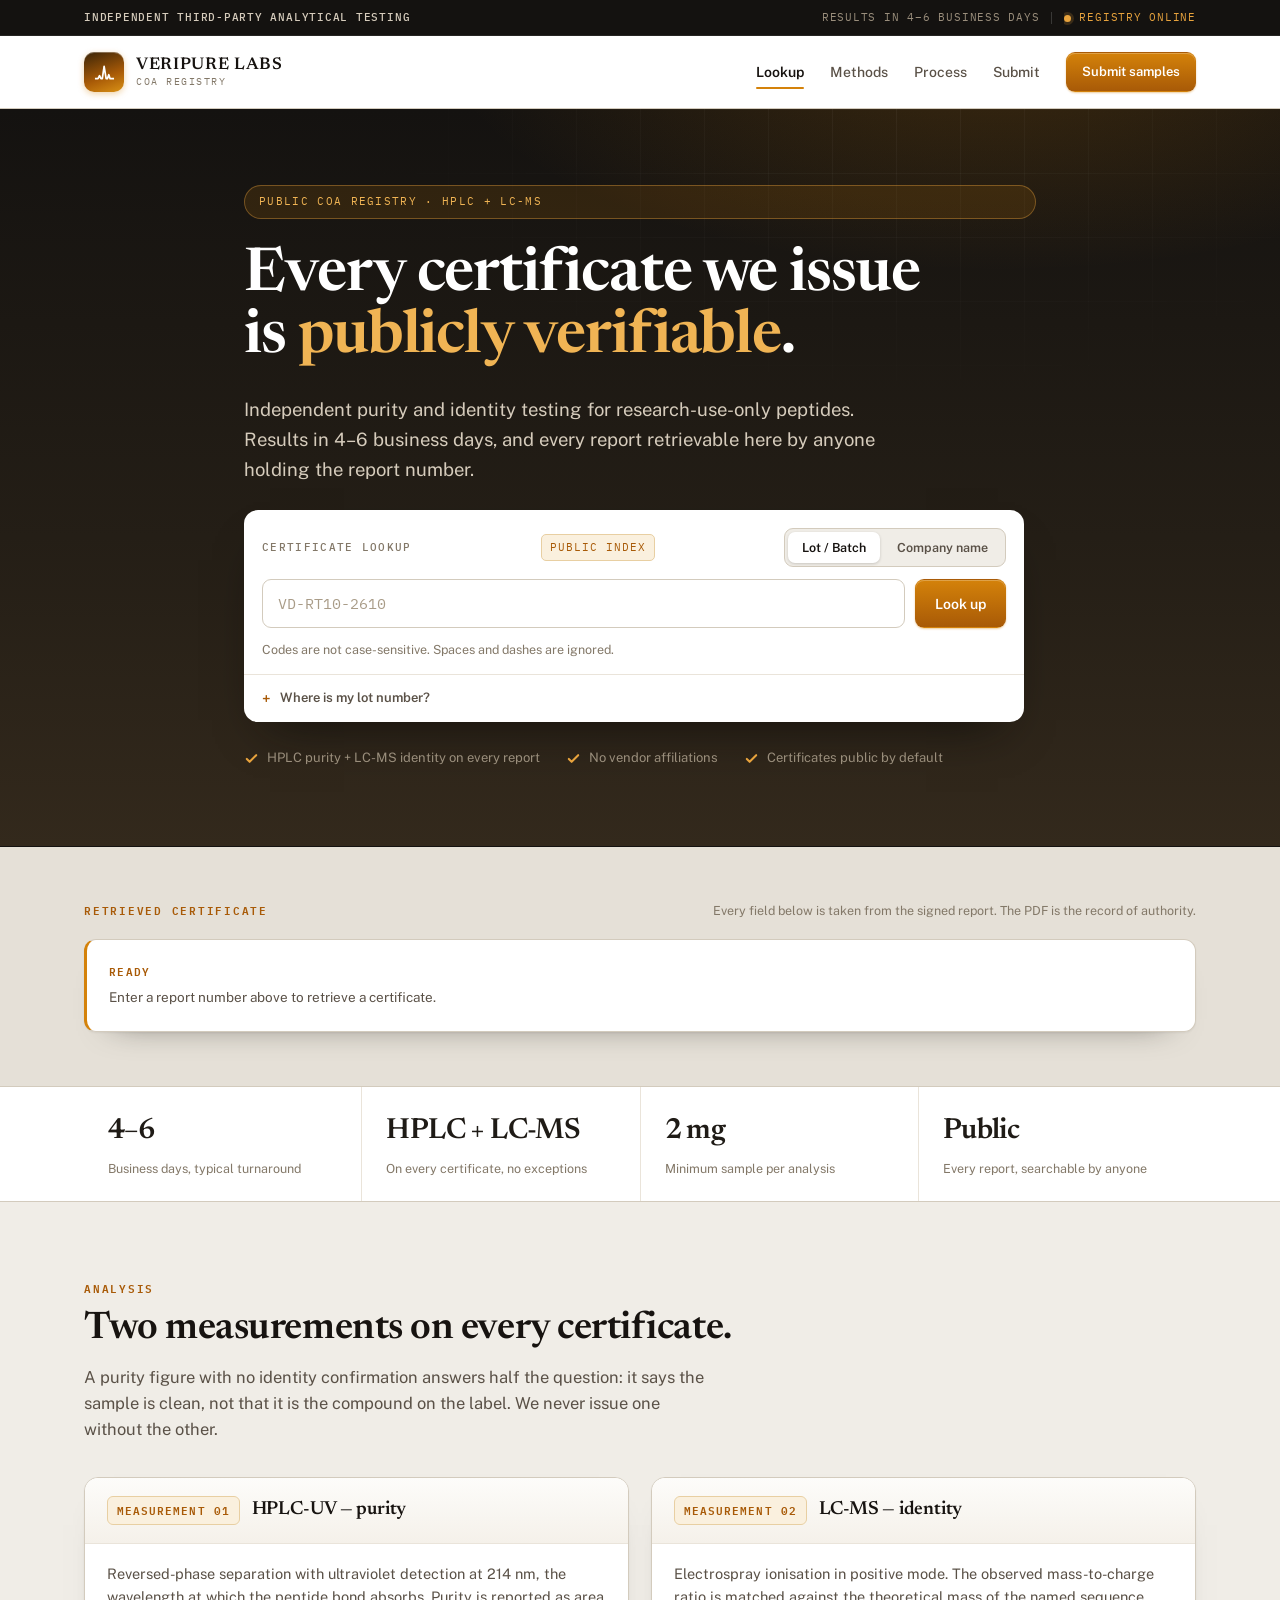
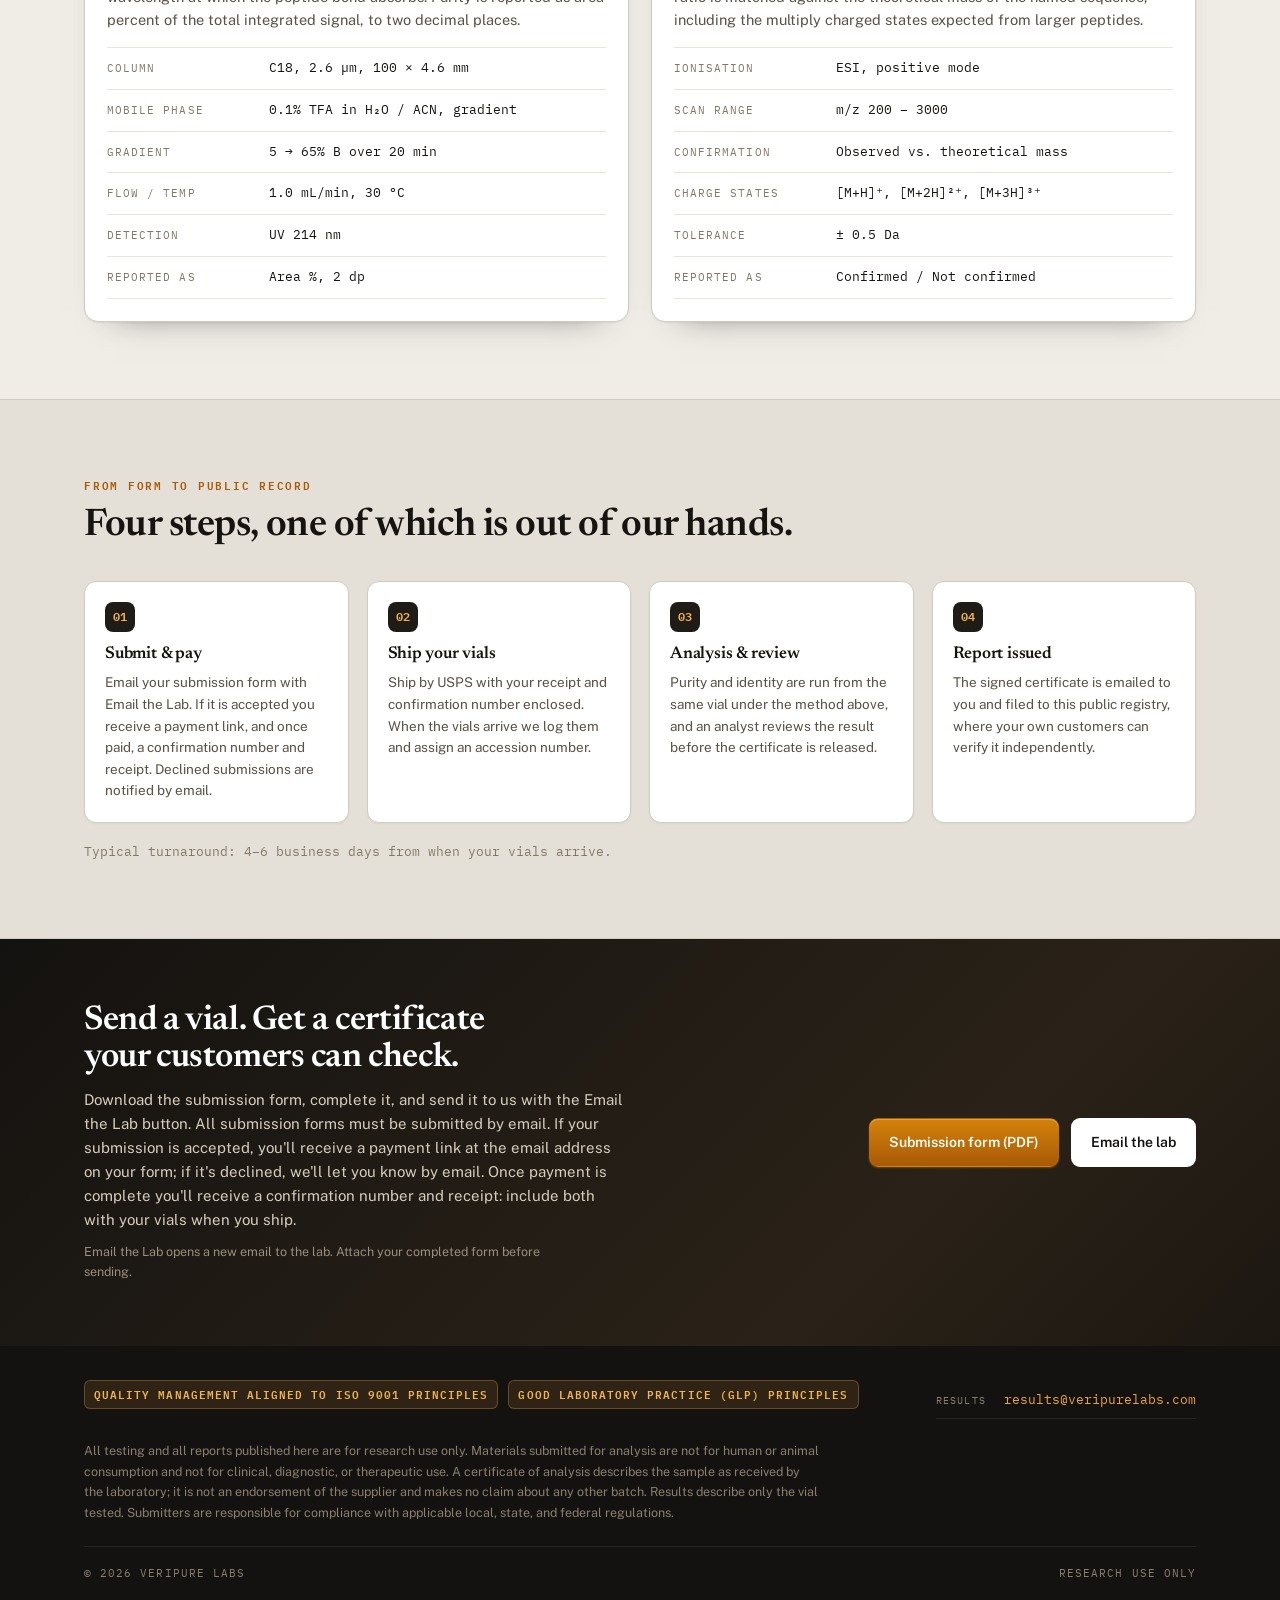
<file: index.html>
<!doctype html>
<html lang="en">
<head>
<meta charset="utf-8">
<meta name="viewport" content="width=device-width, initial-scale=1">
<title>Peptide COA Registry</title>
<meta name="description" content="Independent HPLC purity and LC-MS identity testing for research-use-only peptides. Look up any certificate of analysis by report number, task number, or company name.">
<link rel="preconnect" href="https://fonts.googleapis.com">
<link rel="preconnect" href="https://fonts.gstatic.com" crossorigin>
<link rel="stylesheet" href="https://fonts.googleapis.com/css2?family=Newsreader:ital,opsz,wght@0,6..72,400;0,500;0,600;1,6..72,400&family=Public+Sans:wght@400;500;600;700&family=IBM+Plex+Mono:wght@400;500;600&display=swap">
<!-- ?v= is a cache buster: bump it whenever styles.css, app.js or config.js
     changes, or returning visitors keep the stale copy for up to 10 minutes -->
<link rel="stylesheet" href="assets/styles.css?v=15">
</head>
<body>

<header class="masthead" id="masthead">

  <!-- Tier 1 — credentials and live status. Collapses once you scroll. -->
  <div class="utility">
    <div class="wrap utility-inner">
      <div class="utility-side">
        <b>Independent third-party analytical testing</b>
      </div>
      <div class="utility-side">
        <span class="utility-dim utility-drop">Results in
          <span data-cfg="figures.turnaround">4–6</span> business days</span>
        <span class="utility-sep utility-drop" aria-hidden="true"></span>
        <span class="utility-live">
          <i class="dot" id="index-dot" aria-hidden="true"></i>
          <span id="index-status-text">Registry online</span>
        </span>
      </div>
    </div>
  </div>

  <!-- Tier 2 — identity, navigation, primary action -->
  <div class="bar">
    <div class="wrap bar-inner">

      <a class="wordmark" href="#top">
        <span class="wordmark-plate">
          <!-- Detector peak mark -->
          <svg width="21" height="21" viewBox="0 0 22 22" fill="none" aria-hidden="true">
            <path d="M1 17.5h3.2l1.6-3.1 1.5 3.1h1.4l1.9-13 2.1 13h1.3l1.5-4.2 1.4 4.2H21"
                  stroke="currentColor" stroke-width="1.8" stroke-linejoin="round"/>
          </svg>
        </span>
        <span class="wordmark-lines">
          <span class="wordmark-text" data-cfg="labName">VeriPure Labs</span>
          <span class="wordmark-sub">COA Registry</span>
        </span>
      </a>

      <div class="bar-right">
        <nav class="nav" id="nav" aria-label="Sections">
          <a href="#top">Lookup</a>
          <a href="#methods">Methods</a>
          <a href="#process">Process</a>
          <a href="#submit">Submit</a>
        </nav>

        <a class="btn btn-primary btn-sm bar-cta" href="#submit">Submit samples</a>

        <button class="nav-toggle" id="nav-toggle" type="button"
                aria-expanded="false" aria-controls="nav" aria-label="Open navigation">
          <span aria-hidden="true"></span>
          <span aria-hidden="true"></span>
        </button>
      </div>

    </div>
  </div>
</header>

<!-- ============================================================ -->
<!-- Hero: the lookup is the hero, because retrieval is the job    -->
<!-- ============================================================ -->

<section class="hero" id="top">
  <div class="wrap hero-inner">
    <span class="pill">Public COA registry · HPLC + LC-MS</span>
    <h1>Every certificate we issue is <em>publicly verifiable</em>.</h1>
    <p class="lede">
      Independent purity and identity testing for research-use-only peptides.
      Results in <span data-cfg="figures.turnaround">4–6</span> business days, and every
      report retrievable here by anyone holding the report number.
    </p>

    <!-- Lookup instrument -->
    <form class="finder" id="lookup-form" autocomplete="off">
      <div class="finder-top">
        <b>Certificate lookup</b>
        <span class="finder-status" id="index-count">Public index</span>
        <div class="segmented" role="tablist" aria-label="Search by">
          <button type="button" role="tab" data-mode="code" aria-selected="true">Lot / Batch</button>
          <button type="button" role="tab" data-mode="company" aria-selected="false">Company name</button>
        </div>
      </div>

      <div class="field">
        <input id="q" type="text" inputmode="text" spellcheck="false"
               placeholder="VD-RT10-2610"
               aria-label="Lot or batch number">
        <button class="btn btn-primary" type="button" id="lookup-btn">Look up</button>
      </div>

      <p class="hint" id="lookup-hint" aria-live="polite">Codes are not case-sensitive. Spaces and dashes are ignored.</p>

      <details class="disclose">
        <summary>Where is my lot number?</summary>
        <div class="disclose-body">
          <ol class="steps-inline">
            <li>Read the <code>Lot / Batch</code> number from the vial label.</li>
            <li>Or open your certificate and find <code>Lot / Batch</code> in the Sample Information table.</li>
            <li>Enter it above. Dashes are optional, and a report or task number still works too.</li>
          </ol>
          <div class="anatomy">
            <p class="eyebrow" style="margin-bottom:10px">Anatomy of a lot number</p>
            <div class="anatomy-code">
              <span class="anatomy-part">
                <b>VD</b>
                <i>Client<br>prefix</i>
              </span>
              <span class="anatomy-part">
                <b>RT10</b>
                <i>Compound<br>and strength</i>
              </span>
              <span class="anatomy-part">
                <b>2610</b>
                <i>Year and<br>month</i>
              </span>
            </div>
          </div>
        </div>
      </details>
    </form>

    <div class="cred">
      <span><svg width="15" height="15" viewBox="0 0 16 16" fill="none" aria-hidden="true"><path d="M3 8.5l3 3 7-7" stroke="currentColor" stroke-width="2.2" stroke-linecap="round" stroke-linejoin="round"/></svg> HPLC purity + LC-MS identity on every report</span>
      <span><svg width="15" height="15" viewBox="0 0 16 16" fill="none" aria-hidden="true"><path d="M3 8.5l3 3 7-7" stroke="currentColor" stroke-width="2.2" stroke-linecap="round" stroke-linejoin="round"/></svg> No vendor affiliations</span>
      <span><svg width="15" height="15" viewBox="0 0 16 16" fill="none" aria-hidden="true"><path d="M3 8.5l3 3 7-7" stroke="currentColor" stroke-width="2.2" stroke-linecap="round" stroke-linejoin="round"/></svg> Certificates public by default</span>
    </div>
  </div>
</section>

<!-- ============================================================ -->
<!-- Result                                                        -->
<!-- ============================================================ -->

<section class="band result-band" id="result">
  <div class="wrap band-inner">
    <div class="result-head">
      <p class="eyebrow">Retrieved certificate</p>
      <p class="hint">Every field below is taken from the signed report. The PDF is the record of authority.</p>
    </div>
    <div id="result-out" tabindex="-1"></div>
  </div>
</section>

<!-- ============================================================ -->
<!-- Figures                                                       -->
<!-- ============================================================ -->

<div class="strip">
  <div class="wrap">
    <div class="strip-inner">
      <div class="stat"><b data-cfg="figures.turnaround">4–6</b><span>Business days, typical turnaround</span></div>
      <div class="stat"><b data-cfg="figures.methodsPerCoa">HPLC + LC-MS</b><span>On every certificate, no exceptions</span></div>
      <div class="stat"><b>2 mg</b><span>Minimum sample per analysis</span></div>
      <div class="stat"><b>Public</b><span>Every report, searchable by anyone</span></div>
    </div>
  </div>
</div>

<!-- ============================================================ -->
<!-- Methods                                                       -->
<!-- ============================================================ -->

<section class="band" id="methods">
  <div class="wrap band-inner">
    <p class="eyebrow">Analysis</p>
    <h2 class="h2">Two measurements on every certificate.</h2>
    <p class="sub">
      A purity figure with no identity confirmation answers half the question: it says the
      sample is clean, not that it is the compound on the label. We never issue one without
      the other.
    </p>

    <div class="cards">
      <div class="card">
        <div class="card-head">
          <span class="chip">Measurement 01</span>
          <h3>HPLC-UV — purity</h3>
        </div>
        <div class="card-body">
          <p>
            Reversed-phase separation with ultraviolet detection at 214 nm, the wavelength at
            which the peptide bond absorbs. Purity is reported as area percent of the total
            integrated signal, to two decimal places.
          </p>
          <dl class="spec">
            <div><dt>Column</dt><dd data-cfg="method.column">C18, 2.6 µm, 100 × 4.6 mm</dd></div>
            <div><dt>Mobile phase</dt><dd data-cfg="method.mobilePhase">0.1% TFA in H₂O / ACN, gradient</dd></div>
            <div><dt>Gradient</dt><dd>5 → 65% B over 20 min</dd></div>
            <div><dt>Flow / temp</dt><dd data-cfg="method.flow">1.0 mL/min, 30 °C</dd></div>
            <div><dt>Detection</dt><dd>UV 214 nm</dd></div>
            <div><dt>Reported as</dt><dd>Area %, 2 dp</dd></div>
          </dl>
        </div>
      </div>

      <div class="card">
        <div class="card-head">
          <span class="chip">Measurement 02</span>
          <h3>LC-MS — identity</h3>
        </div>
        <div class="card-body">
          <p>
            Electrospray ionisation in positive mode. The observed mass-to-charge ratio is
            matched against the theoretical mass of the named sequence, including the multiply
            charged states expected from larger peptides.
          </p>
          <dl class="spec">
            <div><dt>Ionisation</dt><dd>ESI, positive mode</dd></div>
            <div><dt>Scan range</dt><dd>m/z 200 – 3000</dd></div>
            <div><dt>Confirmation</dt><dd>Observed vs. theoretical mass</dd></div>
            <div><dt>Charge states</dt><dd>[M+H]⁺, [M+2H]²⁺, [M+3H]³⁺</dd></div>
            <div><dt>Tolerance</dt><dd>± 0.5 Da</dd></div>
            <div><dt>Reported as</dt><dd>Confirmed / Not confirmed</dd></div>
          </dl>
        </div>
      </div>
    </div>
  </div>
</section>

<!-- ============================================================ -->
<!-- Process — a real sequence, so the numbering carries meaning   -->
<!-- ============================================================ -->

<section class="band band-alt" id="process">
  <div class="wrap band-inner">
    <p class="eyebrow">From form to public record</p>
    <h2 class="h2">Four steps, one of which is out of our hands.</h2>

    <div class="steps">
      <div class="step">
        <i>01</i>
        <h4>Submit &amp; pay</h4>
        <p>Email your submission form with Email the Lab. If it is accepted you receive a
           payment link, and once paid, a confirmation number and receipt. Declined submissions
           are notified by email.</p>
      </div>
      <div class="step">
        <i>02</i>
        <h4>Ship your vials</h4>
        <p>Ship by USPS with your receipt and confirmation number enclosed. When the vials
           arrive we log them and assign an accession number.</p>
      </div>
      <div class="step">
        <i>03</i>
        <h4>Analysis &amp; review</h4>
        <p>Purity and identity are run from the same vial under the method above, and an
           analyst reviews the result before the certificate is released.</p>
      </div>
      <div class="step">
        <i>04</i>
        <h4>Report issued</h4>
        <p>The signed certificate is emailed to you and filed to this public registry, where
           your own customers can verify it independently.</p>
      </div>
    </div>

    <p class="hint mono" style="margin-top:18px">
      Typical turnaround: <span data-cfg="figures.turnaround">4–6</span> business days from when your vials arrive.
    </p>
  </div>
</section>

<!-- ============================================================ -->
<!-- Submit                                                        -->
<!-- ============================================================ -->

<section class="cta" id="submit">
  <div class="wrap cta-inner">
    <div class="cta-copy">
      <h2>Send a vial. Get a certificate your customers can check.</h2>
      <p>
        Download the submission form, complete it, and send it to us with the Email the Lab
        button. All submission forms must be submitted by email. If your submission is accepted,
        you'll receive a payment link at the email address on your form; if it's declined, we'll
        let you know by email. Once payment is complete you'll receive a confirmation number and
        receipt: include both with your vials when you ship.
      </p>
      <p class="hint cta-hint">Email the Lab opens a new email to the lab. Attach your completed form before sending.</p>
    </div>
    <div class="cta-act">
      <a class="btn btn-primary" href="assets/forms/VeriPure-Sample-Submission-Form.pdf" id="form-link" target="_blank" rel="noopener">Submission form (PDF)</a>
      <a class="btn btn-light" href="#" id="mailto">Email the lab</a>
    </div>
  </div>
</section>

<!-- ============================================================ -->
<!-- Footer                                                        -->
<!-- ============================================================ -->

<footer class="foot">
  <div class="wrap foot-inner">
    <div class="foot-top">
      <div class="foot-quality" id="quality">
        <span class="chip">Quality management aligned to ISO 9001 principles</span>
        <span class="chip">Good Laboratory Practice (GLP) principles</span>
      </div>
      <div class="contact-list">
        <div class="contact-row"><span>Results</span><a href="#" id="mailto2" data-cfg="email">results@veripurelabs.com</a></div>
      </div>
    </div>
    <p class="disclaimer">
      All testing and all reports published here are for research use only. Materials
      submitted for analysis are not for human or animal consumption and not for clinical,
      diagnostic, or therapeutic use. A certificate of analysis describes the sample as
      received by the laboratory; it is not an endorsement of the supplier and makes no
      claim about any other batch. Results describe only the vial tested. Submitters are
      responsible for compliance with applicable local, state, and federal regulations.
    </p>
    <div class="foot-base">
      <span>© <span id="year">2026</span> <span data-cfg="labName">VeriPure Labs</span></span>
      <span>Research use only</span>
    </div>
  </div>
</footer>

<script src="config.js?v=15"></script>
<script src="assets/app.js?v=15"></script>
<script>
  document.getElementById("year").textContent = new Date().getFullYear();
  var m2 = document.getElementById("mailto2");
  if (m2 && window.COA_CONFIG && window.COA_CONFIG.email) {
    m2.href = "mailto:" + window.COA_CONFIG.email;
  }
</script>

</body>
</html>
</file>
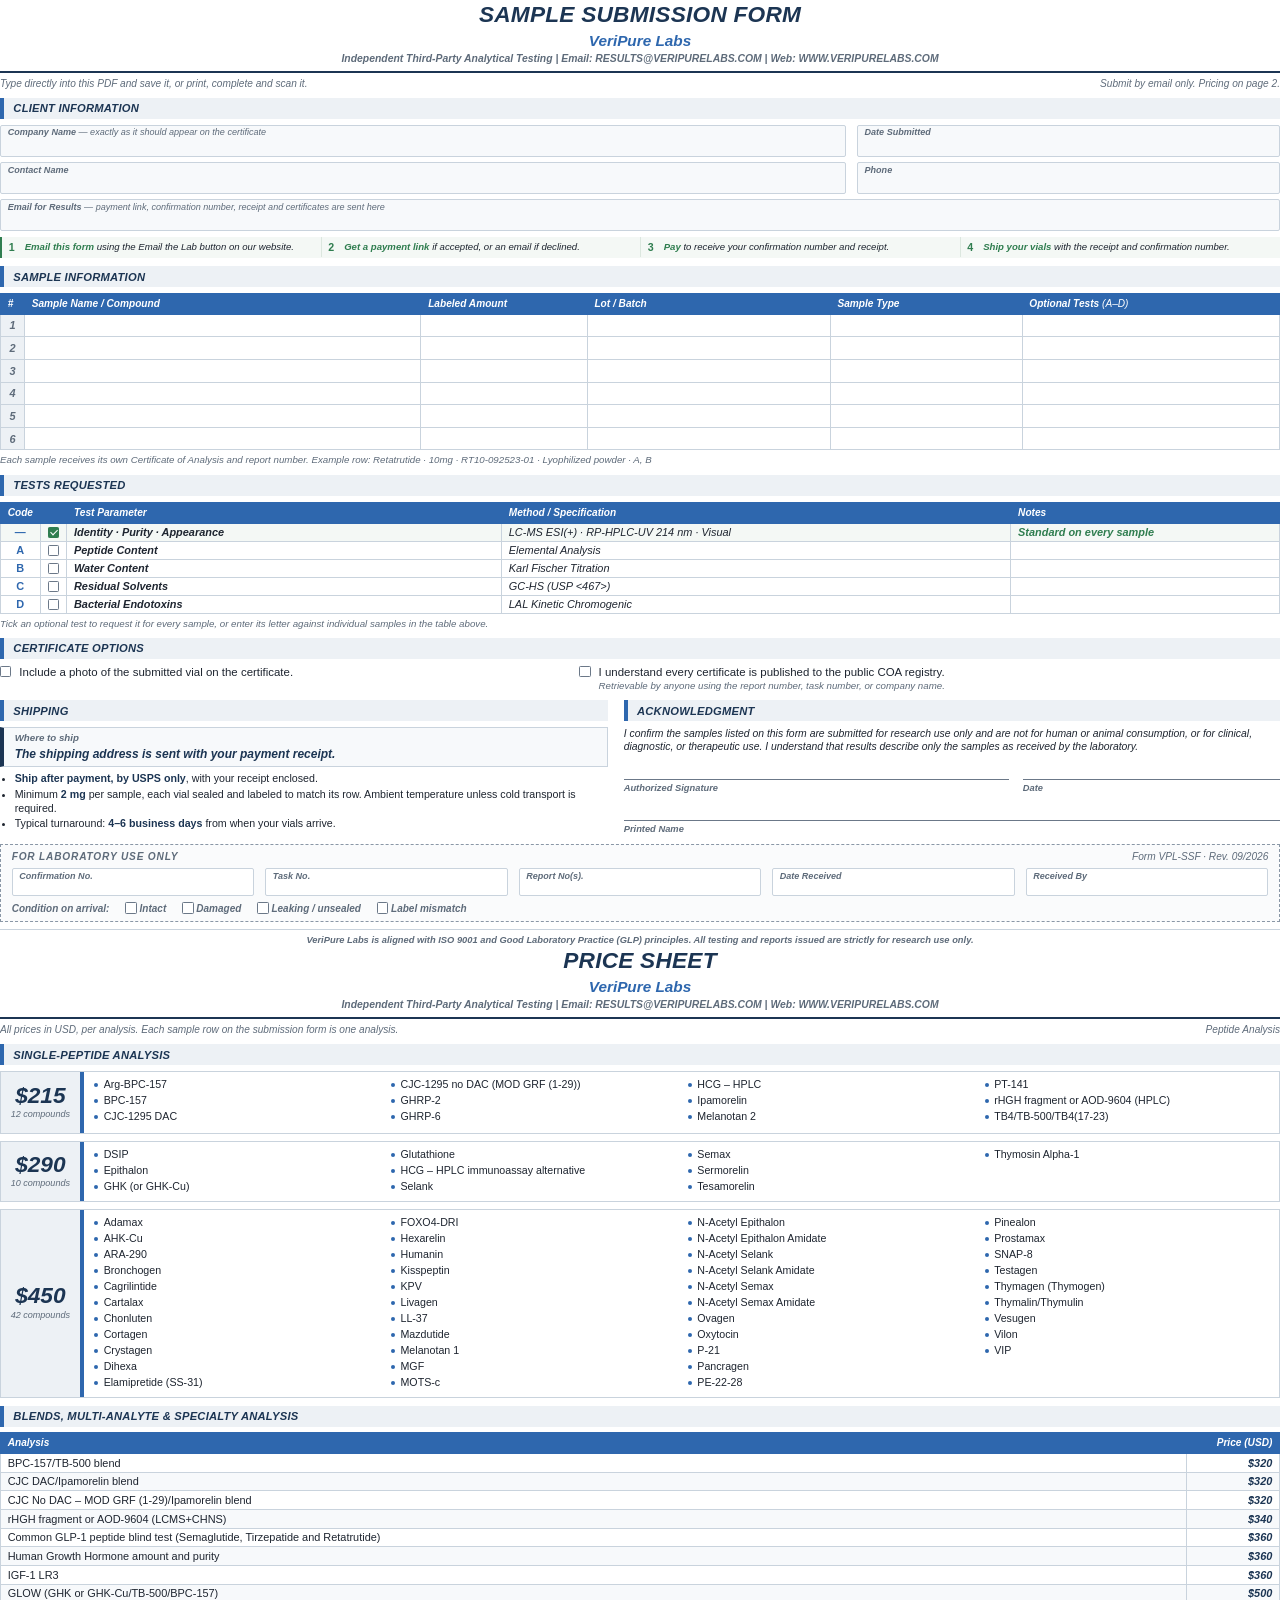
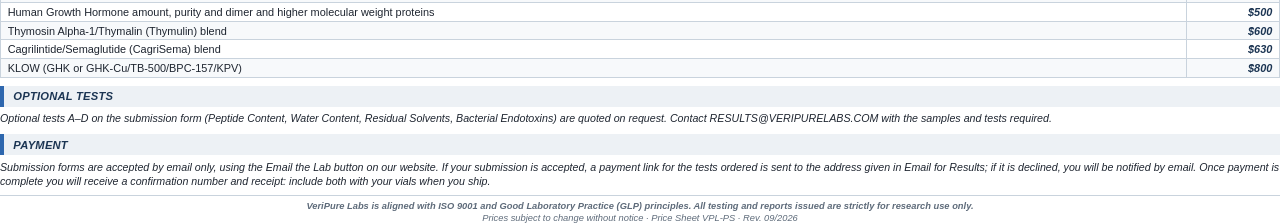
<file: tools/submission-form.html>
<!doctype html>
<html lang="en">
<head>
<meta charset="utf-8">
<title>VeriPure Labs — Sample Submission Form</title>
<style>
  /* Mirrors the VeriPure certificate of analysis: navy title, blue lab name,
     grey section bars with a blue edge, blue table headers, italic labels. */
  @page { size: Letter; margin: 0.36in 0.5in 0.32in; }
  :root {
    --navy: #1C3553; --blue: #2E67AE; --bar: #EDF1F5; --rule: #C9D3DD;
    --field: #F7F9FB; --ink: #1E2530; --muted: #5E6B7A; --ok: #2F7D4F;
  }
  * { box-sizing: border-box; }
  html, body { margin: 0; }
  body { font-family: Arial, Helvetica, sans-serif; color: var(--ink); font-size: 8.6pt; line-height: 1.3; }

  header { text-align: center; padding-bottom: 4pt; border-bottom: 2pt solid var(--navy); }
  h1 { margin: 0; font-size: 17pt; font-style: italic; font-weight: 700; color: var(--navy); letter-spacing: .01em; }
  .lab { margin: 1pt 0 1pt; font-size: 11.5pt; font-style: italic; font-weight: 700; color: var(--blue); }
  .contact { font-size: 7.8pt; font-style: italic; font-weight: 700; color: var(--muted); }

  .instr { display: flex; justify-content: space-between; gap: 12pt; margin: 3pt 0 0;
           font-size: 7.6pt; font-style: italic; color: var(--muted); }

  section { margin-top: 6pt; }
  h2 { margin: 0 0 4pt; padding: 2.5pt 7pt; background: var(--bar); border-left: 3pt solid var(--blue);
       font-size: 8.4pt; font-style: italic; font-weight: 700; letter-spacing: .02em; color: var(--navy);
       text-transform: uppercase; }

  /* Fill-in fields */
  .grid { display: grid; grid-template-columns: 1fr 1fr; gap: 4pt 8pt; }
  .grid.g3 { grid-template-columns: 2fr 1fr; }
  .full { grid-column: 1 / -1; }
  .flow { list-style: none; counter-reset: step; margin: 4pt 0 0; padding: 0; display: grid;
          grid-template-columns: repeat(4, 1fr); background: #F4F8F5; border-left: 2pt solid var(--ok); }
  .flow li { counter-increment: step; position: relative; padding: 3pt 6pt 3pt 17pt; font-size: 7.2pt;
             font-style: italic; line-height: 1.25; border-right: .75pt solid #DCE7DF; }
  .flow li:last-child { border-right: 0; }
  .flow li::before { content: counter(step); position: absolute; left: 5pt; top: 3pt; font-style: normal;
                     font-weight: 700; font-size: 8pt; color: var(--ok); }
  .flow b { color: var(--ok); }
  .f { position: relative; height: 24pt; background: var(--field); border: .75pt solid var(--rule); border-radius: 1.5pt; padding: 2pt 5pt 0; }
  .f label { display: block; font-size: 6.8pt; font-style: italic; font-weight: 700; color: var(--muted); line-height: 1.1; }
  .f label em { font-weight: 400; }

  table { width: 100%; border-collapse: collapse; }
  th { background: var(--blue); color: #fff; font-size: 7.6pt; font-style: italic; font-weight: 700;
       text-align: left; padding: 2.5pt 5pt; border: .75pt solid var(--blue); }
  td { border: .75pt solid var(--rule); padding: 0 5pt; font-size: 8.2pt; }
  .samples td { height: 17pt; }
  .samples td.n { width: 18pt; text-align: center; font-style: italic; font-weight: 700; color: var(--muted); background: var(--bar); }
  .note { margin-top: 3pt; font-size: 7.3pt; font-style: italic; color: var(--muted); }

  .tests td { height: 13.5pt; font-style: italic; }
  .tests td.c { width: 20pt; text-align: center; }
  .tests td.code { width: 22pt; text-align: center; font-weight: 700; color: var(--blue); font-style: normal; }
  .tests tr.std td { background: #F4F8F5; }
  .tests .p { font-weight: 700; }
  .tests .std-tag { color: var(--ok); font-weight: 700; }

  /* Hand-drawn check boxes, so no glyph depends on an installed font */
  .cb { display: inline-block; width: 8.5pt; height: 8.5pt; border: .9pt solid #6B7888; border-radius: 1pt;
        vertical-align: -1.5pt; position: relative; background: #fff; }
  .cb.on { background: var(--ok); border-color: var(--ok); }
  .cb.on::after { content: ""; position: absolute; left: 2.4pt; top: .6pt; width: 2.3pt; height: 4.6pt;
                  border: solid #fff; border-width: 0 1.2pt 1.2pt 0; transform: rotate(45deg); }

  .opts { display: grid; grid-template-columns: 1fr 1.25fr; gap: 14pt; }
  .opt { display: flex; gap: 6pt; align-items: flex-start; }
  .opt .cb { flex: none; margin-top: 1pt; }
  .opt small { display: block; font-size: 7.3pt; font-style: italic; color: var(--muted); }

  .two { display: grid; grid-template-columns: 1fr 1.08fr; gap: 12pt; }
  .ship-to { border: .75pt solid var(--rule); border-left: 3pt solid var(--navy); padding: 3pt 8pt; background: var(--field); }
  .ship-to b { display: block; font-size: 7.3pt; font-style: italic; color: var(--muted); margin-bottom: 1pt; }
  .ship-to span { font-size: 9pt; font-weight: 700; font-style: italic; color: var(--navy); line-height: 1.35; }
  ul { margin: 4pt 0 0; padding-left: 11pt; font-size: 8pt; }
  li { margin: 0 0 1.2pt; }
  li b { color: var(--navy); }

  .ack { font-size: 7.8pt; font-style: italic; margin: 0; }
  .sig { display: grid; grid-template-columns: 1.5fr 1fr; gap: 3pt 10pt; margin-top: 4pt; }
  .sig .line { border-bottom: .9pt solid #6B7888; height: 16pt; }
  .sig label { font-size: 7pt; font-style: italic; font-weight: 700; color: var(--muted); }

  .lab-use { margin-top: 6pt; border: 1pt dashed #8A97A6; padding: 4pt 8pt 5pt; background: #FAFBFC; }
  .lab-use h3 { display: flex; justify-content: space-between; margin: 0 0 4pt; font-size: 7.6pt; font-style: italic; letter-spacing: .08em; color: var(--muted); text-transform: uppercase; }
  .lab-grid { display: grid; grid-template-columns: repeat(5, 1fr); gap: 4pt 8pt; }
  .lab-grid .f { height: 21pt; background: #fff; }
  .cond { grid-column: 1 / -1; font-size: 7.5pt; font-style: italic; font-weight: 700; color: var(--muted); display: flex; gap: 12pt; align-items: center; }

  footer { margin-top: 5pt; padding-top: 3pt; border-top: .75pt solid var(--rule); text-align: center;
           font-size: 7pt; font-style: italic; font-weight: 700; color: var(--muted); }
  footer .form-id { display: block; font-weight: 400; margin-top: 1pt; }  /* PRICE-SHEET-CSS:START */
  .price-page { break-before: page; }
  .tier { display: grid; grid-template-columns: 62pt 1fr; border: .75pt solid var(--rule); margin-bottom: 5pt; }
  .tier-price { background: var(--bar); border-right: 3pt solid var(--blue); display: flex; flex-direction: column;
                justify-content: center; align-items: center; padding: 5pt 4pt; }
  .tier-price b { font-size: 17pt; font-style: italic; color: var(--navy); line-height: 1; }
  .tier-price span { font-size: 6.8pt; font-style: italic; color: var(--muted); margin-top: 2pt; }
  .tier-list { list-style: none; margin: 0; padding: 5pt 8pt; columns: 4; column-gap: 10pt; font-size: 8pt; }
  .tier-list li { margin: 0 0 1.6pt; break-inside: avoid; padding-left: 7pt; position: relative; }
  .tier-list li::before { content: ""; position: absolute; left: 0; top: 3.6pt; width: 3pt; height: 3pt; background: var(--blue); border-radius: 50%; }
  .price-table td { height: 14pt; font-size: 8.2pt; }
  .price-table td.amt { text-align: right; font-weight: 700; font-style: italic; color: var(--navy); }
  .price-table tbody tr:nth-child(even) td { background: var(--field); }
  .price-note { margin: 0; font-size: 8pt; font-style: italic; }
  /* PRICE-SHEET-CSS:END */
</style>
</head>
<body>

<header>
  <h1>SAMPLE SUBMISSION FORM</h1>
  <div class="lab">VeriPure Labs</div>
  <div class="contact">Independent Third-Party Analytical Testing | Email: RESULTS@VERIPURELABS.COM | Web: WWW.VERIPURELABS.COM</div>
</header>
<div class="instr">
  <span>Type directly into this PDF and save it, or print, complete and scan it.</span>
  <span>Submit by email only. Pricing on page 2.</span>
</div>

<section>
  <h2>Client Information</h2>
  <div class="grid g3">
    <div class="f"><label>Company Name <em>— exactly as it should appear on the certificate</em></label></div>
    <div class="f"><label>Date Submitted</label></div>
    <div class="f"><label>Contact Name</label></div>
    <div class="f"><label>Phone</label></div>
    <div class="f full"><label>Email for Results <em>— payment link, confirmation number, receipt and certificates are sent here</em></label></div>
  </div>
  <ol class="flow">
    <li><b>Email this form</b> using the Email the Lab button on our website.</li>
    <li><b>Get a payment link</b> if accepted, or an email if declined.</li>
    <li><b>Pay</b> to receive your confirmation number and receipt.</li>
    <li><b>Ship your vials</b> with the receipt and confirmation number.</li>
  </ol>
</section>

<section>
  <h2>Sample Information</h2>
  <table class="samples">
    <thead><tr>
      <th style="width:18pt">#</th><th style="width:31%">Sample Name / Compound</th><th style="width:13%">Labeled Amount</th>
      <th style="width:19%">Lot / Batch</th><th style="width:15%">Sample Type</th><th>Optional Tests <span style="font-weight:400">(A–D)</span></th>
    </tr></thead>
    <tbody>
      <tr><td class="n">1</td><td></td><td></td><td></td><td></td><td></td></tr>
      <tr><td class="n">2</td><td></td><td></td><td></td><td></td><td></td></tr>
      <tr><td class="n">3</td><td></td><td></td><td></td><td></td><td></td></tr>
      <tr><td class="n">4</td><td></td><td></td><td></td><td></td><td></td></tr>
      <tr><td class="n">5</td><td></td><td></td><td></td><td></td><td></td></tr>
      <tr><td class="n">6</td><td></td><td></td><td></td><td></td><td></td></tr>
    </tbody>
  </table>
  <div class="note">Each sample receives its own Certificate of Analysis and report number. Example row: Retatrutide · 10mg · RT10-092523-01 · Lyophilized powder · A, B</div>
</section>

<section>
  <h2>Tests Requested</h2>
  <table class="tests">
    <thead><tr><th style="width:22pt">Code</th><th style="width:20pt"></th><th style="width:34%">Test Parameter</th><th>Method / Specification</th><th style="width:21%">Notes</th></tr></thead>
    <tbody>
      <tr class="std"><td class="code">—</td><td class="c"><span class="cb on"></span></td><td class="p">Identity · Purity · Appearance</td><td>LC-MS ESI(+) · RP-HPLC-UV 214 nm · Visual</td><td class="std-tag">Standard on every sample</td></tr>
      <tr><td class="code">A</td><td class="c"><span class="cb"></span></td><td class="p">Peptide Content</td><td>Elemental Analysis</td><td></td></tr>
      <tr><td class="code">B</td><td class="c"><span class="cb"></span></td><td class="p">Water Content</td><td>Karl Fischer Titration</td><td></td></tr>
      <tr><td class="code">C</td><td class="c"><span class="cb"></span></td><td class="p">Residual Solvents</td><td>GC-HS (USP &lt;467&gt;)</td><td></td></tr>
      <tr><td class="code">D</td><td class="c"><span class="cb"></span></td><td class="p">Bacterial Endotoxins</td><td>LAL Kinetic Chromogenic</td><td></td></tr>
    </tbody>
  </table>
  <div class="note">Tick an optional test to request it for every sample, or enter its letter against individual samples in the table above.</div>
</section>

<section>
  <h2>Certificate Options</h2>
  <div class="opts">
    <div class="opt"><span class="cb"></span><div>Include a photo of the submitted vial on the certificate.</div></div>
    <div class="opt"><span class="cb"></span><div>I understand every certificate is published to the public COA registry.
      <small>Retrievable by anyone using the report number, task number, or company name.</small></div></div>
  </div>
</section>

<section class="two">
  <div>
    <h2>Shipping</h2>
    <div class="ship-to">
      <b>Where to ship</b>
      <span>The shipping address is sent with your payment receipt.</span>
    </div>
    <ul>
      <li><b>Ship after payment, by USPS only</b>, with your receipt enclosed.</li>
      <li>Minimum <b>2 mg</b> per sample, each vial sealed and labeled to match its row. Ambient temperature unless cold transport is required.</li>
      <li>Typical turnaround: <b>4–6 business days</b> from when your vials arrive.</li>
    </ul>
  </div>
  <div>
    <h2>Acknowledgment</h2>
    <p class="ack">I confirm the samples listed on this form are submitted for research use only and are not for human or animal consumption, or for clinical, diagnostic, or therapeutic use. I understand that results describe only the samples as received by the laboratory.</p>
    <div class="sig">
      <div><div class="line"></div><label>Authorized Signature</label></div>
      <div><div class="line"></div><label>Date</label></div>
      <div style="grid-column:1/-1"><div class="line"></div><label>Printed Name</label></div>
    </div>
  </div>
</section>

<div class="lab-use">
  <h3><span>For Laboratory Use Only</span><span style="letter-spacing:0;text-transform:none;font-weight:400">Form VPL-SSF · Rev. 09/2026</span></h3>
  <div class="lab-grid">
    <div class="f"><label>Confirmation No.</label></div>
    <div class="f"><label>Task No.</label></div>
    <div class="f"><label>Report No(s).</label></div>
    <div class="f"><label>Date Received</label></div>
    <div class="f"><label>Received By</label></div>
    <div class="cond">Condition on arrival:
      <span><span class="cb"></span> Intact</span><span><span class="cb"></span> Damaged</span><span><span class="cb"></span> Leaking / unsealed</span><span><span class="cb"></span> Label mismatch</span>
    </div>
  </div>
</div>

<footer>
  VeriPure Labs is aligned with ISO 9001 and Good Laboratory Practice (GLP) principles. All testing and reports issued are strictly for research use only.
</footer>

<!-- PRICE-SHEET:START (generated by tools/build-price-sheet.pl — edit price-list.json, not this block) -->
<div class="price-page">
<header>
  <h1>PRICE SHEET</h1>
  <div class="lab">VeriPure Labs</div>
  <div class="contact">Independent Third-Party Analytical Testing | Email: RESULTS@VERIPURELABS.COM | Web: WWW.VERIPURELABS.COM</div>
</header>
<div class="instr">
  <span>All prices in USD, per analysis. Each sample row on the submission form is one analysis.</span>
  <span>Peptide Analysis</span>
</div>

<section>
  <h2>Single-Peptide Analysis</h2>
  <div class="tier">
    <div class="tier-price"><b>$215</b><span>12 compounds</span></div>
    <ul class="tier-list">
      <li>Arg-BPC-157</li>
      <li>BPC-157</li>
      <li>CJC-1295 DAC</li>
      <li>CJC-1295 no DAC (MOD GRF (1-29))</li>
      <li>GHRP-2</li>
      <li>GHRP-6</li>
      <li>HCG – HPLC</li>
      <li>Ipamorelin</li>
      <li>Melanotan 2</li>
      <li>PT-141</li>
      <li>rHGH fragment or AOD-9604 (HPLC)</li>
      <li>TB4/TB-500/TB4(17-23)</li>
    </ul>
  </div>
  <div class="tier">
    <div class="tier-price"><b>$290</b><span>10 compounds</span></div>
    <ul class="tier-list">
      <li>DSIP</li>
      <li>Epithalon</li>
      <li>GHK (or GHK-Cu)</li>
      <li>Glutathione</li>
      <li>HCG – HPLC immunoassay alternative</li>
      <li>Selank</li>
      <li>Semax</li>
      <li>Sermorelin</li>
      <li>Tesamorelin</li>
      <li>Thymosin Alpha-1</li>
    </ul>
  </div>
  <div class="tier">
    <div class="tier-price"><b>$450</b><span>42 compounds</span></div>
    <ul class="tier-list">
      <li>Adamax</li>
      <li>AHK-Cu</li>
      <li>ARA-290</li>
      <li>Bronchogen</li>
      <li>Cagrilintide</li>
      <li>Cartalax</li>
      <li>Chonluten</li>
      <li>Cortagen</li>
      <li>Crystagen</li>
      <li>Dihexa</li>
      <li>Elamipretide (SS-31)</li>
      <li>FOXO4-DRI</li>
      <li>Hexarelin</li>
      <li>Humanin</li>
      <li>Kisspeptin</li>
      <li>KPV</li>
      <li>Livagen</li>
      <li>LL-37</li>
      <li>Mazdutide</li>
      <li>Melanotan 1</li>
      <li>MGF</li>
      <li>MOTS-c</li>
      <li>N-Acetyl Epithalon</li>
      <li>N-Acetyl Epithalon Amidate</li>
      <li>N-Acetyl Selank</li>
      <li>N-Acetyl Selank Amidate</li>
      <li>N-Acetyl Semax</li>
      <li>N-Acetyl Semax Amidate</li>
      <li>Ovagen</li>
      <li>Oxytocin</li>
      <li>P-21</li>
      <li>Pancragen</li>
      <li>PE-22-28</li>
      <li>Pinealon</li>
      <li>Prostamax</li>
      <li>SNAP-8</li>
      <li>Testagen</li>
      <li>Thymagen (Thymogen)</li>
      <li>Thymalin/Thymulin</li>
      <li>Vesugen</li>
      <li>Vilon</li>
      <li>VIP</li>
    </ul>
  </div>
</section>

<section>
  <h2>Blends, Multi-Analyte &amp; Specialty Analysis</h2>
  <table class="price-table">
    <thead><tr><th>Analysis</th><th style="width:70pt;text-align:right">Price (USD)</th></tr></thead>
    <tbody>
      <tr><td>BPC-157/TB-500 blend</td><td class="amt">$320</td></tr>
      <tr><td>CJC DAC/Ipamorelin blend</td><td class="amt">$320</td></tr>
      <tr><td>CJC No DAC – MOD GRF (1-29)/Ipamorelin blend</td><td class="amt">$320</td></tr>
      <tr><td>rHGH fragment or AOD-9604 (LCMS+CHNS)</td><td class="amt">$340</td></tr>
      <tr><td>Common GLP-1 peptide blind test (Semaglutide, Tirzepatide and Retatrutide)</td><td class="amt">$360</td></tr>
      <tr><td>Human Growth Hormone amount and purity</td><td class="amt">$360</td></tr>
      <tr><td>IGF-1 LR3</td><td class="amt">$360</td></tr>
      <tr><td>GLOW (GHK or GHK-Cu/TB-500/BPC-157)</td><td class="amt">$500</td></tr>
      <tr><td>Human Growth Hormone amount, purity and dimer and higher molecular weight proteins</td><td class="amt">$500</td></tr>
      <tr><td>Thymosin Alpha-1/Thymalin (Thymulin) blend</td><td class="amt">$600</td></tr>
      <tr><td>Cagrilintide/Semaglutide (CagriSema) blend</td><td class="amt">$630</td></tr>
      <tr><td>KLOW (GHK or GHK-Cu/TB-500/BPC-157/KPV)</td><td class="amt">$800</td></tr>
    </tbody>
  </table>
</section>

<section>
  <h2>Optional Tests</h2>
  <p class="price-note">Optional tests A–D on the submission form (Peptide Content, Water Content, Residual Solvents, Bacterial Endotoxins) are quoted on request. Contact RESULTS@VERIPURELABS.COM with the samples and tests required.</p>
</section>

<section>
  <h2>Payment</h2>
  <p class="price-note">Submission forms are accepted by email only, using the Email the Lab button on our website. If your submission is accepted, a payment link for the tests ordered is sent to the address given in Email for Results; if it is declined, you will be notified by email. Once payment is complete you will receive a confirmation number and receipt: include both with your vials when you ship.</p>
</section>

<footer>
  VeriPure Labs is aligned with ISO 9001 and Good Laboratory Practice (GLP) principles. All testing and reports issued are strictly for research use only.<br>
  <span style="font-weight:400">Prices subject to change without notice · Price Sheet VPL-PS · Rev. 09/2026</span>
</footer>
</div>
<!-- PRICE-SHEET:END -->

</body>
</html>
</file>
<file: assets/styles.css>
/* ==================================================================
   VeriPure Labs — COA registry (Graphite & Amber, Journal type)
   A committed light design: contrast comes from the jump between
   warm near-black chrome, a sand page and white cards. Every colour
   is painted explicitly, so the page holds on any host background.
   ================================================================== */

:root {
  --ink:        #141210;
  --ink-2:      #1F1B16;
  --ink-3:      #2A241C;

  --page:       #F0EDE7;
  --page-2:     #E5E0D7;
  --card:       #FFFFFF;

  --line:       #D3CBBD;
  --line-soft:  #EAE4DA;

  --text:       #171310;
  --text-2:     #5A5147;
  --text-3:     #837868;

  --accent:      #A85A07;
  --accent-2:    #D4820A;
  --accent-3:    #E8A33D;
  --accent-soft: #FAF0DE;
  --accent-line: #E8CFA2;

  --alert:      #A41623;
  --alert-soft: #FBE9EB;

  --sans: "Public Sans", "Segoe UI", system-ui, sans-serif;
  --disp: "Newsreader", Georgia, "Times New Roman", serif;
  --mono: "IBM Plex Mono", ui-monospace, Consolas, monospace;

  /* Aliases the result-card chromatogram reads via getComputedStyle.
     Literal values, because the canvas cannot resolve a nested var(). */
  --signal:      #D4820A;
  --signal-soft: rgba(212, 130, 10, 0.12);
  --signal-line: rgba(212, 130, 10, 0.38);
  --rule:        #EAE4DA;
  --ink-3:       #837868;

  --page-w: 1200px;
  --gutter: clamp(18px, 4vw, 44px);
  --band-py: clamp(48px, 6vw, 78px);
  --r: 12px;
  --shadow-card: 0 1px 2px rgba(20, 18, 16, 0.05), 0 18px 34px -30px rgba(20, 18, 16, 0.7);
}

*, *::before, *::after { box-sizing: border-box; }
html { -webkit-text-size-adjust: 100%; }

body {
  margin: 0;
  background: var(--page);
  color: var(--text);
  font-family: var(--sans);
  font-size: 15px;
  line-height: 1.6;
  -webkit-font-smoothing: antialiased;
}

h1, h2, h3, h4 {
  font-family: var(--disp);
  margin: 0;
  line-height: 1.08;
  letter-spacing: -0.012em;
  text-wrap: balance;
}

p { margin: 0; }
a { color: inherit; }

:focus-visible { outline: 2px solid var(--accent-2); outline-offset: 2px; border-radius: 3px; }

.wrap { width: 100%; max-width: var(--page-w); margin: 0 auto; padding-inline: var(--gutter); }
.mono { font-family: var(--mono); font-variant-numeric: tabular-nums; }

.eyebrow {
  font-family: var(--mono);
  font-size: 11px;
  font-weight: 600;
  letter-spacing: 0.16em;
  text-transform: uppercase;
  color: var(--accent);
  margin: 0;
}

.h2 { font-size: clamp(26px, 3.4vw, 38px); font-weight: 600; margin-top: 12px; }
.sub { margin-top: 14px; color: var(--text-2); font-size: 16.5px; max-width: 62ch; }
.hint { font-size: 12.5px; color: var(--text-3); }
.hint a { color: var(--accent); font-weight: 600; text-decoration: none; }

/* ------------------------------------------------------------------
   Buttons
   ------------------------------------------------------------------ */

.btn {
  display: inline-flex;
  align-items: center;
  gap: 8px;
  border: 1px solid transparent;
  border-radius: 9px;
  padding: 12px 19px;
  font-family: var(--sans);
  font-size: 14px;
  font-weight: 600;
  text-decoration: none;
  cursor: pointer;
  white-space: nowrap;
  transition: background 0.15s, border-color 0.15s, color 0.15s;
}

.btn-primary {
  background: linear-gradient(180deg, var(--accent-2), var(--accent));
  color: #fff;
  box-shadow: 0 1px 2px rgba(212, 130, 10, 0.4), inset 0 1px 0 rgba(255, 255, 255, 0.25);
}
.btn-primary:hover { background: linear-gradient(180deg, var(--accent), #8A4906); }

.btn-ghost { background: var(--card); border-color: var(--line); color: var(--text); }
.btn-ghost:hover { border-color: var(--accent-2); color: var(--accent); }

.btn-light { background: #fff; color: var(--ink); }
.btn-light:hover { background: #FAF0DE; }

.btn-sm { padding: 9px 15px; font-size: 13px; }

.btn[aria-disabled="true"] { opacity: 0.5; cursor: not-allowed; pointer-events: none; }

/* ------------------------------------------------------------------
   Masthead
   ------------------------------------------------------------------ */

.masthead { position: sticky; top: 0; z-index: 40; }
.masthead.is-stuck .bar { box-shadow: 0 1px 0 var(--line), 0 10px 26px -20px rgba(20, 18, 16, 0.8); }

.utility {
  background: var(--ink);
  color: #9A8E7C;
  height: 36px;
  overflow: hidden;
  border-bottom: 1px solid rgba(255, 255, 255, 0.08);
  transition: height 0.26s ease, opacity 0.2s ease;
}
.masthead.is-stuck .utility { height: 0; opacity: 0; border-bottom-color: transparent; }

.utility-inner {
  display: flex;
  align-items: center;
  justify-content: space-between;
  gap: 16px;
  height: 36px;
  font-family: var(--mono);
  font-size: 11px;
  letter-spacing: 0.07em;
  text-transform: uppercase;
  white-space: nowrap;
}
.utility-side { display: flex; align-items: center; gap: 12px; min-width: 0; }
.utility-side b { color: #D6CCBC; font-weight: 500; }
.utility-side > span { overflow: hidden; text-overflow: ellipsis; }
.utility-dim { color: #9A8E7C; }
.utility-sep { width: 1px; height: 12px; background: rgba(255, 255, 255, 0.16); flex: none; }

.utility-live { display: inline-flex; align-items: center; gap: 8px; color: var(--accent-3); }
.utility-live .dot {
  width: 7px; height: 7px; border-radius: 50%;
  background: var(--accent-3);
  box-shadow: 0 0 0 3px rgba(232, 163, 61, 0.18);
  flex: none;
  animation: pulse 2.6s ease-in-out infinite;
}
.utility-live .dot.is-off { background: #9A8E7C; box-shadow: none; animation: none; }
.utility-live.is-off { color: #9A8E7C; }

@keyframes pulse { 0%, 100% { opacity: 1; } 50% { opacity: 0.45; } }

@media (max-width: 880px) { .utility-drop { display: none; } }

/* Below this the strip only has room for the live status */
@media (max-width: 620px) { .utility-side:first-child { display: none; }
  .utility-inner { justify-content: flex-end; } }

.bar { background: var(--card); border-bottom: 1px solid var(--line); }
.bar-inner {
  display: flex;
  align-items: center;
  justify-content: space-between;
  gap: 24px;
  height: 72px;
  transition: height 0.26s ease;
}
.masthead.is-stuck .bar-inner { height: 62px; }

.wordmark { display: flex; align-items: center; gap: 12px; text-decoration: none; min-width: 0; }
.wordmark-plate {
  display: grid;
  place-items: center;
  width: 40px; height: 40px;
  flex: none;
  border-radius: 10px;
  color: #fff;
  background: linear-gradient(160deg, #3A2408, var(--accent) 60%, #D99115);
  box-shadow: 0 2px 6px rgba(212, 130, 10, 0.35), inset 0 1px 0 rgba(255, 255, 255, 0.3);
}
.wordmark-lines { display: grid; gap: 3px; min-width: 0; }
.wordmark-text {
  font-family: var(--disp);
  font-weight: 600;
  font-size: 17px;
  line-height: 1;
  letter-spacing: 0.04em;
  text-transform: uppercase;
  color: var(--text);
  overflow: hidden;
  text-overflow: ellipsis;
  white-space: nowrap;
}
.wordmark-sub {
  font-family: var(--mono);
  font-size: 9.5px;
  line-height: 1;
  letter-spacing: 0.16em;
  text-transform: uppercase;
  color: var(--text-3);
}

.bar-right { display: flex; align-items: center; gap: 26px; }
.nav { display: flex; align-items: center; gap: 26px; }
.nav a {
  font-size: 14px;
  font-weight: 500;
  color: var(--text-2);
  text-decoration: none;
  padding: 6px 0;
  position: relative;
  transition: color 0.15s;
}
.nav a::after {
  content: "";
  position: absolute; left: 0; right: 0; bottom: 0;
  height: 2px; border-radius: 2px;
  background: var(--accent-2);
  transform: scaleX(0); transform-origin: left;
  transition: transform 0.2s ease;
}
.nav a:hover { color: var(--text); }
.nav a:hover::after { transform: scaleX(1); }
.nav a[aria-current="true"] { color: var(--text); font-weight: 600; }
.nav a[aria-current="true"]::after { transform: scaleX(1); }

.nav-toggle {
  display: none;
  appearance: none;
  width: 40px; height: 40px;
  padding: 0;
  background: var(--card);
  border: 1px solid var(--line);
  border-radius: 9px;
  cursor: pointer;
  place-items: center; align-content: center; justify-items: center;
  gap: 5px;
}
.nav-toggle span { display: block; width: 16px; height: 1.8px; border-radius: 2px; background: var(--text); transition: transform 0.2s; }
.nav-toggle[aria-expanded="true"] span:first-child { transform: translateY(3.4px) rotate(45deg); }
.nav-toggle[aria-expanded="true"] span:last-child { transform: translateY(-3.4px) rotate(-45deg); }

@media (max-width: 880px) {
  .bar-right { gap: 12px; }
  .nav-toggle { display: grid; }
  .nav {
    position: absolute; top: 100%; left: 0; right: 0;
    display: none;
    flex-direction: column; align-items: stretch; gap: 0;
    background: var(--card);
    border-bottom: 1px solid var(--line);
    box-shadow: 0 14px 30px -22px rgba(20, 18, 16, 0.9);
    padding: 4px var(--gutter) 12px;
  }
  .nav.is-open { display: flex; }
  .nav a { padding: 14px 0; border-bottom: 1px solid var(--line-soft); }
  .nav a:last-child { border-bottom: 0; }
  .nav a::after { display: none; }
}
@media (max-width: 560px) { .bar-cta { display: none; } }

/* ------------------------------------------------------------------
   Hero
   ------------------------------------------------------------------ */

.hero {
  position: relative;
  overflow: hidden;
  color: #fff;
  background:
    radial-gradient(900px 380px at 78% -10%, rgba(212, 130, 10, 0.22), transparent 62%),
    linear-gradient(180deg, #141210 0%, #241E16 58%, #33291C 100%);
  border-bottom: 1px solid var(--ink);
}
.hero::after {
  content: "";
  position: absolute; inset: 0;
  pointer-events: none;
  background-image:
    linear-gradient(rgba(255, 255, 255, 0.045) 1px, transparent 1px),
    linear-gradient(90deg, rgba(255, 255, 255, 0.045) 1px, transparent 1px);
  background-size: 64px 64px;
  -webkit-mask-image: radial-gradient(760px 420px at 70% 0%, #000, transparent 75%);
          mask-image: radial-gradient(760px 420px at 70% 0%, #000, transparent 75%);
}

.hero-inner {
  position: relative;
  z-index: 1;
  display: grid;
  gap: 26px;
  max-width: 880px;
  padding-block: clamp(44px, 6vw, 76px) clamp(52px, 6vw, 84px);
}

.pill {
  display: inline-flex;
  align-items: center;
  gap: 9px;
  align-self: start;
  background: rgba(212, 130, 10, 0.14);
  border: 1px solid rgba(232, 163, 61, 0.38);
  color: #F0B454;
  border-radius: 999px;
  padding: 7px 14px;
  font-family: var(--mono);
  font-size: 11px;
  letter-spacing: 0.12em;
  text-transform: uppercase;
}

.hero h1 { font-size: clamp(36px, 5.6vw, 60px); font-weight: 600; letter-spacing: -0.018em; line-height: 1.04; }
.hero h1 em { font-style: normal; color: #F0B454; }
.hero .lede { font-size: clamp(16px, 1.7vw, 18.5px); color: #D6CCBC; max-width: 60ch; }

.cred { display: flex; flex-wrap: wrap; gap: 10px 26px; }
.cred span { display: inline-flex; align-items: center; gap: 8px; font-size: 13px; color: #9A8E7C; }
.cred svg { color: var(--accent-3); flex: none; }

/* ------------------------------------------------------------------
   Lookup
   ------------------------------------------------------------------ */

.finder {
  background: var(--card);
  color: var(--text);
  border-radius: 14px;
  padding: 18px;
  display: grid;
  gap: 12px;
  max-width: 780px;
  box-shadow: 0 24px 48px -26px rgba(12, 10, 8, 0.85);
}
.finder-status { font-family: var(--mono); font-size: 10.5px; letter-spacing: 0.1em; text-transform: uppercase; color: var(--accent); background: var(--accent-soft); border: 1px solid var(--accent-line); border-radius: 5px; padding: 4px 8px; }
.finder-top { display: flex; align-items: center; justify-content: space-between; gap: 12px; flex-wrap: wrap; }
.finder-top b {
  font-family: var(--mono);
  font-size: 11px;
  font-weight: 500;
  letter-spacing: 0.12em;
  text-transform: uppercase;
  color: var(--text-3);
}

.segmented {
  display: inline-flex;
  background: var(--page);
  border: 1px solid var(--line);
  border-radius: 9px;
  padding: 3px;
  gap: 3px;
  max-width: 100%;
}
.segmented button {
  appearance: none;
  border: 0;
  background: transparent;
  border-radius: 7px;
  padding: 8px 14px;
  cursor: pointer;
  font-family: var(--sans);
  font-size: 12.5px;
  font-weight: 600;
  color: var(--text-2);
  white-space: nowrap;
  transition: background 0.15s, color 0.15s;
}
.segmented button:hover { color: var(--text); }
.segmented button[aria-selected="true"] {
  background: var(--card);
  color: var(--text);
  box-shadow: 0 1px 3px rgba(20, 18, 16, 0.18);
}

.field { display: flex; gap: 10px; }
.field input {
  flex: 1 1 auto;
  min-width: 0;
  border: 1.5px solid var(--line);
  border-radius: 9px;
  padding: 14px 15px;
  background: #fff;
  color: var(--text);
  font-family: var(--mono);
  font-size: 15px;
}
.field input::placeholder { color: #A99C88; }
.field input:focus { outline: 0; border-color: var(--accent-2); box-shadow: 0 0 0 4px rgba(212, 130, 10, 0.14); }

.hint.is-error { color: var(--alert); font-weight: 600; }

.disclose { border-top: 1px solid var(--line-soft); margin: 2px -18px -18px; }
.disclose summary {
  cursor: pointer;
  list-style: none;
  padding: 13px 18px;
  display: flex;
  align-items: center;
  gap: 9px;
  font-size: 13px;
  font-weight: 600;
  color: var(--text-2);
}
.disclose summary::-webkit-details-marker { display: none; }
.disclose summary::before { content: "+"; color: var(--accent); font-size: 15px; line-height: 1; }
.disclose[open] summary::before { content: "–"; }
.disclose summary:hover { color: var(--accent); }
.disclose-body { padding: 0 18px 18px; display: grid; gap: 16px; }

.steps-inline { margin: 0; padding: 0; list-style: none; display: grid; gap: 9px; counter-reset: s; }
.steps-inline li {
  display: grid;
  grid-template-columns: 22px 1fr;
  gap: 10px;
  font-size: 13.5px;
  color: var(--text-2);
  counter-increment: s;
}
.steps-inline li::before {
  content: counter(s);
  font-family: var(--mono);
  font-size: 10.5px;
  font-weight: 600;
  color: var(--accent);
  background: var(--accent-soft);
  border: 1px solid var(--accent-line);
  border-radius: 5px;
  height: 20px;
  display: grid;
  place-items: center;
}
.steps-inline code {
  font-family: var(--mono);
  font-size: 12.5px;
  background: var(--accent-soft);
  color: var(--accent);
  padding: 1px 5px;
  border-radius: 4px;
}

.anatomy { background: var(--page); border: 1px solid var(--line); border-radius: 10px; padding: 14px; }
.anatomy-code { display: flex; align-items: stretch; font-family: var(--mono); font-size: clamp(15px, 4vw, 19px); }
.anatomy-part { display: grid; gap: 6px; text-align: center; }
.anatomy-part b { font-weight: 600; padding: 8px 10px; background: var(--card); border: 1px solid var(--line); }
.anatomy-part:not(:last-child) b { border-right: 0; }
.anatomy-part:first-child b { color: var(--accent); border-radius: 8px 0 0 8px; }
.anatomy-part:last-child b { color: var(--text); border-radius: 0 8px 8px 0; }
.anatomy-part i {
  font-style: normal;
  font-family: var(--mono);
  font-size: 9.5px;
  letter-spacing: 0.09em;
  text-transform: uppercase;
  color: var(--text-3);
  line-height: 1.35;
}

/* ------------------------------------------------------------------
   Bands
   ------------------------------------------------------------------ */

.band { padding-block: 0; }
.band-inner { padding-block: var(--band-py); }
.band-alt { background: var(--page-2); border-block: 1px solid var(--line); }

.result-band { background: var(--page-2); border-bottom: 1px solid var(--line); }
.result-band .band-inner { padding-block: clamp(34px, 4.5vw, 54px); }
.result-head { display: flex; align-items: baseline; justify-content: space-between; gap: 16px; flex-wrap: wrap; margin-bottom: 18px; }

section[id] { scroll-margin-top: 86px; }

#result-out:focus { outline: none; }

/* Figures strip */

.strip { background: var(--card); border-bottom: 1px solid var(--line); }
.strip-inner { display: grid; grid-template-columns: repeat(4, 1fr); gap: 1px; background: var(--line-soft); }
.stat { background: var(--card); padding: 22px 24px; }
.stat b {
  display: block;
  font-family: var(--disp);
  font-size: clamp(21px, 2.6vw, 29px);
  font-weight: 600;
  letter-spacing: -0.02em;
  color: var(--ink-2);
}
.stat span { display: block; margin-top: 4px; font-size: 12.5px; color: var(--text-3); }
@media (max-width: 880px) { .strip-inner { grid-template-columns: repeat(2, 1fr); } }

/* Method cards */

.cards { display: grid; grid-template-columns: 1fr 1fr; gap: 22px; margin-top: 34px; }
@media (max-width: 820px) { .cards { grid-template-columns: 1fr; } }

.card { background: var(--card); border: 1px solid var(--line); border-radius: 14px; overflow: hidden; box-shadow: var(--shadow-card); }
.card-head {
  display: flex;
  align-items: center;
  gap: 12px;
  flex-wrap: wrap;
  padding: 18px 22px;
  border-bottom: 1px solid var(--line-soft);
  background: linear-gradient(180deg, #FDFCFA, #F5F1EA);
}
.card-head h3 { font-size: 19px; font-weight: 600; }
.card-body { padding: 18px 22px 22px; }
.card-body > p { color: var(--text-2); font-size: 14.5px; }

.chip {
  font-family: var(--mono);
  font-size: 10.5px;
  font-weight: 600;
  letter-spacing: 0.1em;
  text-transform: uppercase;
  background: var(--accent-soft);
  color: var(--accent);
  border: 1px solid var(--accent-line);
  border-radius: 6px;
  padding: 5px 9px;
}

dl.spec { margin: 16px 0 0; display: grid; gap: 0; border-top: 1px solid var(--line-soft); }
dl.spec div { display: grid; grid-template-columns: 150px 1fr; gap: 12px; padding: 10px 0; border-bottom: 1px solid var(--line-soft); }
dl.spec dt {
  font-family: var(--mono);
  font-size: 10.5px;
  letter-spacing: 0.1em;
  text-transform: uppercase;
  color: var(--text-3);
  padding-top: 2px;
}
dl.spec dd { margin: 0; font-family: var(--mono); font-size: 13px; color: var(--text); }

/* Process */

.steps { display: grid; grid-template-columns: repeat(4, 1fr); gap: 18px; margin-top: 34px; }
@media (max-width: 900px) { .steps { grid-template-columns: repeat(2, 1fr); } }
@media (max-width: 520px) { .steps { grid-template-columns: 1fr; } }

.step {
  background: var(--card);
  border: 1px solid var(--line);
  border-radius: 12px;
  padding: 20px;
  box-shadow: 0 1px 2px rgba(20, 18, 16, 0.05);
}
.step i {
  display: grid;
  place-items: center;
  width: 30px; height: 30px;
  border-radius: 8px;
  background: var(--ink-2);
  color: #F0B454;
  font-style: normal;
  font-family: var(--mono);
  font-size: 12px;
  font-weight: 600;
}
.step h4 { margin-top: 14px; font-size: 17px; font-weight: 600; }
.step p { margin-top: 8px; font-size: 13.5px; color: var(--text-2); }

/* ------------------------------------------------------------------
   Retrieved certificate (rendered by app.js)
   ------------------------------------------------------------------ */

.panel { background: var(--card); border: 1px solid var(--line); border-radius: 14px; }
.cert { overflow: hidden; box-shadow: var(--shadow-card); }

.cert-top {
  display: flex;
  align-items: flex-start;
  justify-content: space-between;
  gap: 20px;
  flex-wrap: wrap;
  padding: 20px 22px;
  border-bottom: 1px solid var(--line-soft);
  background: linear-gradient(180deg, #FDFCFA, #F5F1EA);
}
.cert-title { display: grid; gap: 6px; }
.cert-title h3 { font-size: clamp(21px, 3.2vw, 27px); font-weight: 600; }
.cert-title .cert-sub { font-family: var(--mono); font-size: 12px; color: var(--text-3); font-variant-numeric: tabular-nums; }

.pills { display: flex; gap: 8px; flex-wrap: wrap; }
.pill-confirmed, .pill-example {
  display: inline-flex;
  align-items: center;
  gap: 7px;
  font-family: var(--mono);
  font-size: 10px;
  font-weight: 600;
  letter-spacing: 0.1em;
  text-transform: uppercase;
  border-radius: 6px;
  padding: 6px 10px;
  white-space: nowrap;
}
.pill-confirmed { color: var(--accent); background: var(--accent-soft); border: 1px solid var(--accent-line); }
.pill-confirmed::before { content: ""; width: 6px; height: 6px; border-radius: 2px; background: var(--accent-2); flex: none; }
.pill-example { color: var(--alert); background: var(--alert-soft); border: 1px solid #E8BDC3; }

.cert-grid { display: grid; grid-template-columns: repeat(4, minmax(0, 1fr)); margin: 0; }
.cert-cell { padding: 14px 22px; border-right: 1px solid var(--line-soft); border-bottom: 1px solid var(--line-soft); min-width: 0; }
.cert-cell:nth-child(4n) { border-right: 0; }
.cert-cell dt {
  font-family: var(--mono);
  font-size: 9.5px;
  font-weight: 600;
  letter-spacing: 0.12em;
  text-transform: uppercase;
  color: var(--text-3);
  margin: 0 0 4px;
}
.cert-cell dd { margin: 0; font-family: var(--mono); font-size: 13px; color: var(--text); font-variant-numeric: tabular-nums; overflow-wrap: break-word; }

@media (max-width: 860px) {
  .cert-grid { grid-template-columns: repeat(2, minmax(0, 1fr)); }
  .cert-cell:nth-child(4n) { border-right: 1px solid var(--line-soft); }
  .cert-cell:nth-child(2n) { border-right: 0; }
}
@media (max-width: 420px) {
  .cert-grid { grid-template-columns: 1fr; }
  .cert-cell, .cert-cell:nth-child(4n) { border-right: 0; }
}

.assay { display: grid; grid-template-columns: minmax(0, 1fr) minmax(0, 320px); }
.assay-solo { grid-template-columns: minmax(0, 1fr); }
.assay-purity { padding: 20px 22px; border-right: 1px solid var(--line-soft); }
.assay-solo .assay-purity { border-right: 0; }
.assay-figure { display: flex; align-items: baseline; gap: 8px; font-family: var(--disp); }
.assay-figure b { font-size: clamp(30px, 5.5vw, 42px); font-weight: 600; line-height: 1; letter-spacing: -0.02em; font-variant-numeric: tabular-nums; }
.assay-figure span { font-family: var(--mono); font-size: 12px; font-weight: 500; letter-spacing: 0.1em; text-transform: uppercase; color: var(--text-3); }

.meter { position: relative; height: 8px; background: var(--page-2); border-radius: 100px; margin-top: 14px; }
.meter-fill { position: absolute; inset: 0 auto 0 0; border-radius: 100px; background: linear-gradient(90deg, var(--accent-2), var(--accent)); }
.meter-tick { position: absolute; top: -4px; bottom: -4px; width: 2px; background: var(--text-3); border-radius: 2px; }
.meter-scale {
  display: flex;
  justify-content: space-between;
  margin-top: 8px;
  font-family: var(--mono);
  font-size: 9.5px;
  letter-spacing: 0.1em;
  text-transform: uppercase;
  color: var(--text-3);
  font-variant-numeric: tabular-nums;
}

.assay-trace { padding: 14px 16px; display: grid; align-content: center; }
canvas.trace { display: block; width: 100%; height: auto; }

.cert-actions {
  display: flex;
  align-items: center;
  gap: 10px;
  flex-wrap: wrap;
  padding: 16px 22px;
  border-top: 1px solid var(--line-soft);
  background: #F8F4ED;
}
.cert-actions .hint { margin-left: auto; }
@media (max-width: 620px) { .cert-actions .hint { margin-left: 0; } }

/* Company result list */

.hits-head {
  display: flex;
  align-items: center;
  justify-content: space-between;
  flex-wrap: wrap;
  gap: 6px 20px;
  padding: 14px 22px;
  background: linear-gradient(180deg, #FDFCFA, #F5F1EA);
  border-bottom: 1px solid var(--line-soft);
}
.hits-title { display: flex; align-items: baseline; gap: 10px; min-width: 0; }
.hits-title h3 { font-size: 19px; font-weight: 600; }
.hits-count { font-family: var(--mono); font-size: 11px; letter-spacing: 0.05em; color: var(--text-3); }

.hits { display: grid; }
.hit {
  display: grid;
  grid-template-columns: minmax(0, 1.6fr) minmax(0, 0.7fr) minmax(0, 0.9fr) auto;
  gap: 12px 24px;
  align-items: center;
  padding: 16px 22px;
  border-bottom: 1px solid var(--line-soft);
  cursor: pointer;
  transition: background 0.12s, box-shadow 0.12s;
}
.hit:last-child { border-bottom: 0; }
.hit:hover { background: var(--accent-soft); box-shadow: inset 3px 0 0 var(--accent-2); }

.hit-main, .hit-stat { display: grid; gap: 3px; min-width: 0; }
.hit-compound { font-family: var(--disp); font-weight: 600; font-size: 16.5px; letter-spacing: -0.005em; }
.hit-meta { font-family: var(--mono); font-size: 11.5px; color: var(--text-3); font-variant-numeric: tabular-nums; }
.hit-label {
  font-family: var(--mono);
  font-size: 9.5px;
  font-weight: 600;
  letter-spacing: 0.12em;
  text-transform: uppercase;
  color: var(--text-3);
}
.hit-purity { font-family: var(--mono); font-size: 15px; font-weight: 600; color: var(--accent); font-variant-numeric: tabular-nums; }
.hit-code { font-family: var(--mono); font-size: 12.5px; letter-spacing: 0.04em; color: var(--text); overflow-wrap: anywhere; }
.hit-purity, .hit-code { line-height: 20px; }
.hit-actions { display: flex; gap: 8px; justify-content: flex-end; }
.hit-open span { display: inline-block; transition: transform 0.15s; }
.hit:hover .hit-open span { transform: translateX(3px); }

@media (max-width: 760px) {
  .hit { grid-template-columns: minmax(0, 1fr) minmax(0, 1fr); gap: 10px 16px; }
  .hit-main, .hit-actions { grid-column: 1 / -1; }
  .hit-actions .btn { flex: 1; justify-content: center; }
}

/* Notices */

.notice {
  display: grid;
  gap: 8px;
  padding: 22px;
  background: var(--card);
  border: 1px solid var(--line);
  border-left: 3px solid var(--alert);
  border-radius: 12px;
  box-shadow: var(--shadow-card);
}
.notice strong {
  font-family: var(--mono);
  font-size: 11px;
  font-weight: 600;
  letter-spacing: 0.12em;
  text-transform: uppercase;
  color: var(--alert);
}
.notice p { font-size: 13.5px; color: var(--text-2); max-width: 62ch; }
.notice a { color: var(--accent); font-weight: 600; }
.notice-ok { border-left-color: var(--accent-2); }
.notice-ok strong { color: var(--accent); }

/* ------------------------------------------------------------------
   Submit + footer
   ------------------------------------------------------------------ */

.cta { background: linear-gradient(135deg, #141210, #2A2218 70%, #1C1711); color: #fff; }
.cta-inner {
  padding-block: clamp(40px, 5vw, 64px);
  display: flex;
  flex-wrap: wrap;
  gap: 28px 40px;
  align-items: center;
  justify-content: space-between;
}
.cta-copy { flex: 1 1 460px; }
.cta h2 { font-size: clamp(24px, 3vw, 34px); font-weight: 600; }
.cta p { margin-top: 12px; color: #D6CCBC; max-width: 60ch; }
.cta .cta-hint { margin-top: 10px; color: #9A8E7C; }
.cta-act { display: flex; gap: 12px; flex-wrap: wrap; }

.foot { background: var(--ink); color: #9A8E7C; }
.foot-inner { padding-block: 34px; display: grid; gap: 22px; }
.foot-top { display: flex; flex-wrap: wrap; gap: 22px 40px; justify-content: space-between; }
.foot-quality { display: flex; flex-wrap: wrap; gap: 8px 10px; align-content: start; }
.foot .chip { background: rgba(232, 163, 61, 0.12); border-color: rgba(232, 163, 61, 0.32); color: #F0B454; }

.contact-list { display: grid; gap: 0; min-width: 240px; }
.contact-row {
  display: flex;
  align-items: baseline;
  gap: 18px;
  justify-content: space-between;
  padding: 9px 0;
  border-bottom: 1px solid rgba(255, 255, 255, 0.08);
  font-family: var(--mono);
  font-size: 12.5px;
}
.contact-row > span {
  font-size: 10px;
  letter-spacing: 0.12em;
  text-transform: uppercase;
  color: #8A7F6D;
}
.contact-row a { color: var(--accent-3); text-decoration: none; }
.contact-row a:hover { text-decoration: underline; }

.disclaimer { font-size: 12.5px; line-height: 1.65; color: #8A7F6D; max-width: 92ch; }

.foot-base {
  display: flex;
  justify-content: space-between;
  gap: 16px;
  flex-wrap: wrap;
  padding-top: 18px;
  border-top: 1px solid rgba(255, 255, 255, 0.08);
  font-family: var(--mono);
  font-size: 10.5px;
  letter-spacing: 0.1em;
  text-transform: uppercase;
  color: #8A7F6D;
}

/* ------------------------------------------------------------------
   Motion
   ------------------------------------------------------------------ */

@media (prefers-reduced-motion: reduce) {
  *, *::before, *::after {
    animation-duration: 0.001ms !important;
    transition-duration: 0.001ms !important;
  }
}
</file>
